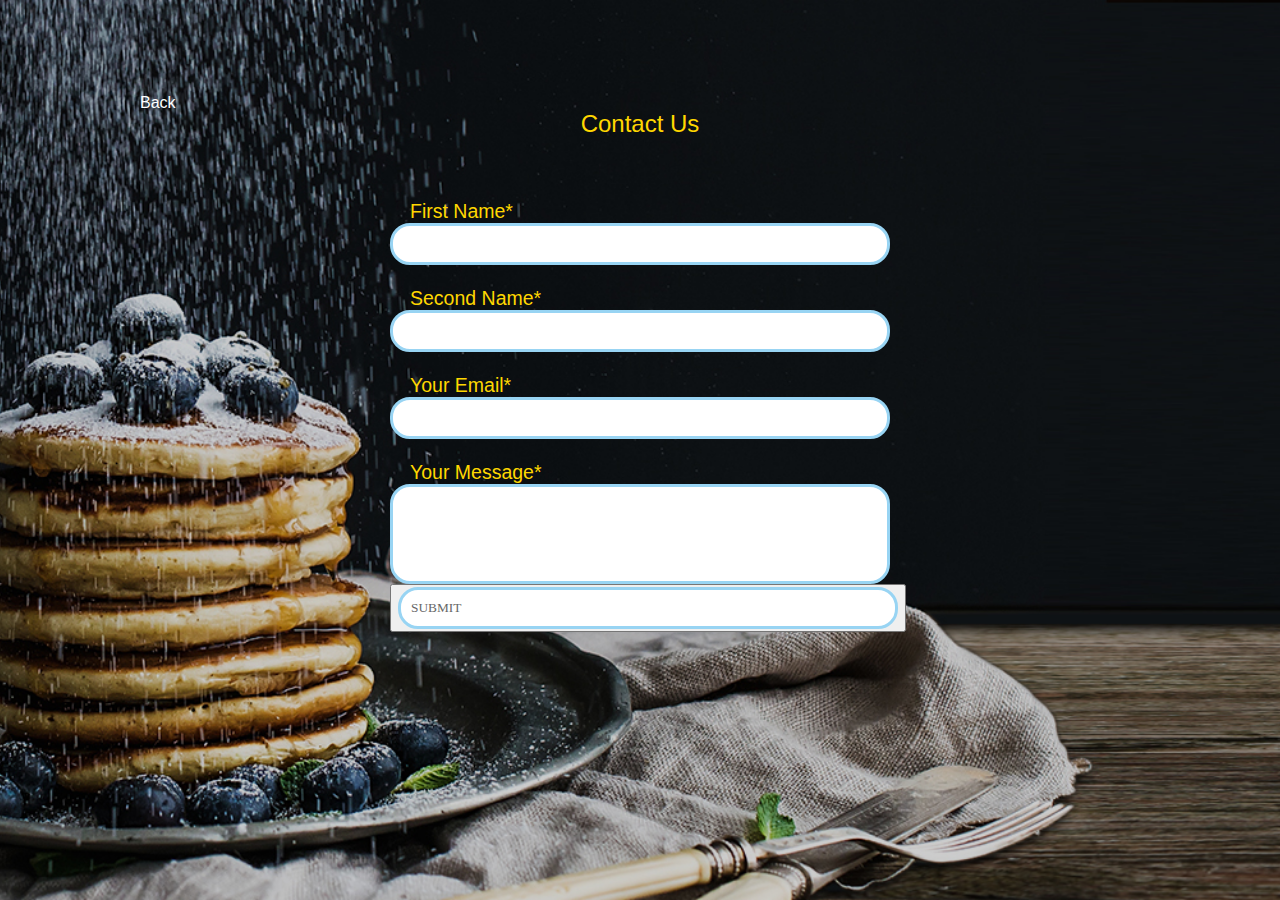
<file: contact.html>
<!DOCTYPE html>
<html>

<head>
    <link rel="stylesheet" href="contact.css">
    <title>WEBSITE</title>
</head>

<body>
    <div class="navbar">
        <a href="index.html">Back</a>

        <h2>Contact Us</h2>
        <form action="SUBMIT">
            <div id="form ">
                <form id="waterform " method="post "></form>
                <div class="form1 " id="name1 ">
                    <label for="name1 ">First Name*</label>
                    <input type="text " id="name1 " name="name1 " />
                </div>
                <div class="form2 " id="name2">
                    <label for="name2 ">Second Name*</label>
                    <input type="text " id="name2 " name="name2 " />
                </div>
                <div class="form3 " id="email ">
                    <label for="email ">Your Email*</label>
                    <input type="email " id="email " name="email " />
                </div>
                <div class="form4 " id="message ">
                    <label for="message ">Your Message*</label>
                    <textarea id="message " name="message "></textarea>
                </div>
                <button>
            <input type="submit " value="SUBMIT " /></button>
        </form>
        </div>
        <script>
            $('document').ready(function() {
                $('input[type="text"], input[type="email"], textarea').focus(function() {
                    var background = $(this).attr('id');
                    $('#' + background + '-form').addClass('form3');
                    $('#' + background + '-form').removeClass('formgroup-error');
                });
                $('input[type="text"], input[type="email"], textarea').blur(function() {
                    var background = $(this).attr('id');
                    $('#' + background + '-form').removeClass('form3');
                });
                ruth

                function findTruth(field) {
                    $(field).addClass('form4');
                    console.log(field);
                }
                $("#waterform").submit(function() {
                    var stopsubmit = true;
                    if ($('#name1').val() == "") {
                        findTruth('#name1');
                        stopsubmit = true;
                    }
                    if ($('#name2').val() == "") {
                        findTruth('#name2');
                        stopsubmit = true;
                    }
                    if ($('#email').val() == "") {
                        findTruth('#email');
                        stopsubmit = true;
                    }
                    if (stopsubmit) return false;
                });
            });
        </script>
</body>

</html>
</file>
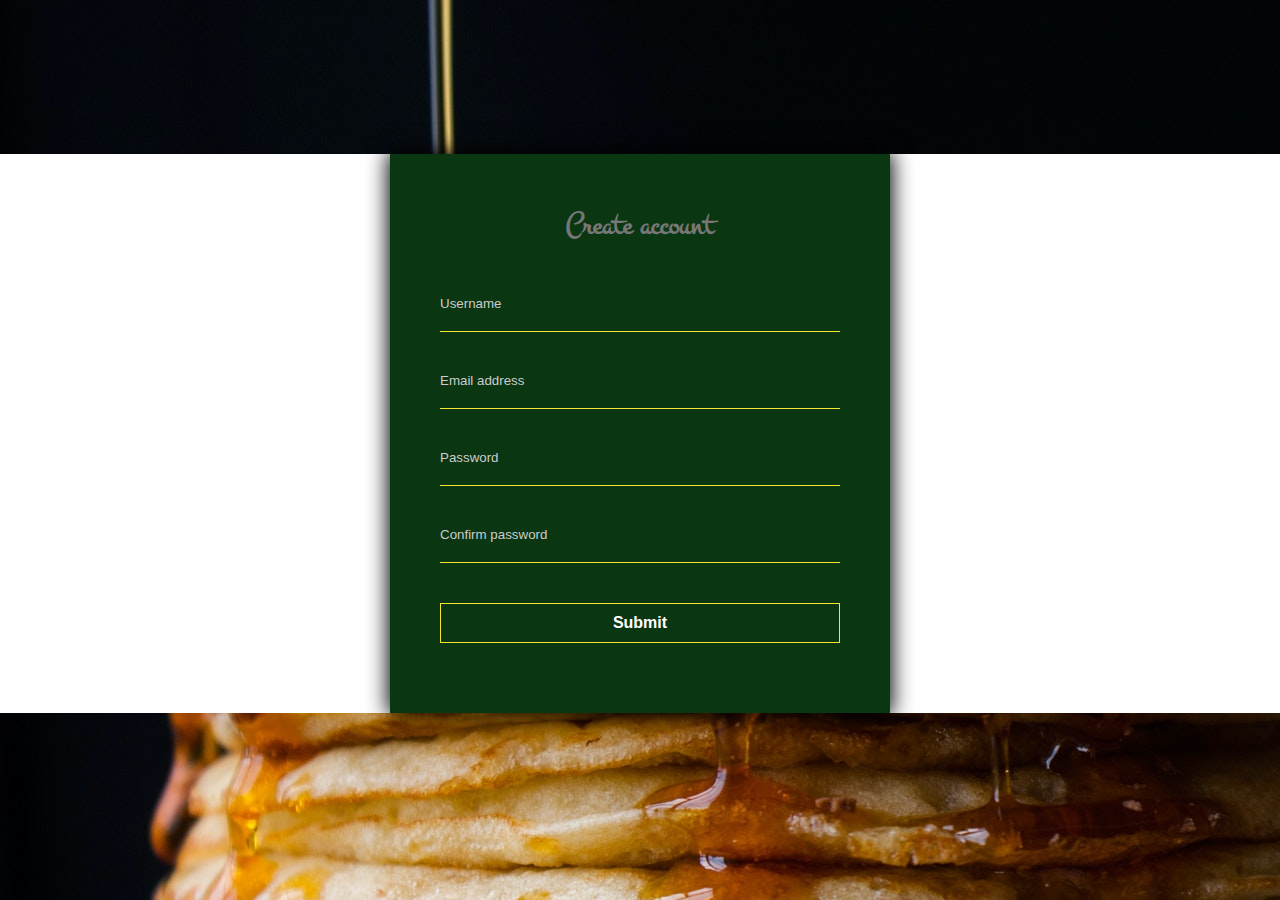
<file: create.html>
<!DOCTYPE html>
<html lang="en">

<head>
    <meta charset="UTF-8">
    <meta http-equiv="X-UA-Compatible" content="IE=edge">
    <meta name="viewport" content="width=device-width, initial-scale=1.0">
    <title>Create account</title>
    <link rel="stylesheet" href="foodweb.css">
</head>

<body>
    <div class="container">
        <form class="form" id="createForm">
            <h1>Create account</h1>
            <div class="form-control">
                <input type="text" placeholder="Username" id="username">
                <div id="uError">Error message</div>
            </div>
            <div class="form-control">
                <input type="text" placeholder="Email address" id="email">
                <div id="eError">Error message</div>
            </div>
            <div class="form-control">
                <input type="text" placeholder="Password" id="password">
                <div id="pError">Error message</div>
            </div>
            <div class="form-control">
                <input type="text" placeholder="Confirm password" id="password2">
                <div id="passError">Error message</div>
            </div>
            <button type="btn" class="btnCreate" id="submit">Submit</button>

        </form>
    </div>
    <script>
        const username = document.getElementById("username").value
        const email = document.getElementById("email").value
        const password = document.getElementById("password").value
        const password2 = document.getElementById("password2").value
        var usernameError = document.getElementById(uError);
        var emailError = document.getElementById(eError);
        var passError = document.getElementById(pError)
        var confirmError = document.getElementById(passError);

        function validate() {
            if (username.value === "") {
                username.style.border = "1px solid red";
                emailError.style.display
                email.focus();
                return false;
            } else {

            }
            if (email.value === "") {
                email.style.border = "1px solid red";
                emailError.style.display
                email.focus();
                return false;
            }
            if (password.value === "") {
                username.style.border = "1px solid red";
                pError.style.display
                password.focus();
                return false;
            } else {

            }
            if (password2.value != password) {
                username.style.border = "1px solid red";
                passError.style.display
                password2.focus();
                return false;
            } else {}

        }
        x
    </script>

</body>

</html>
</file>
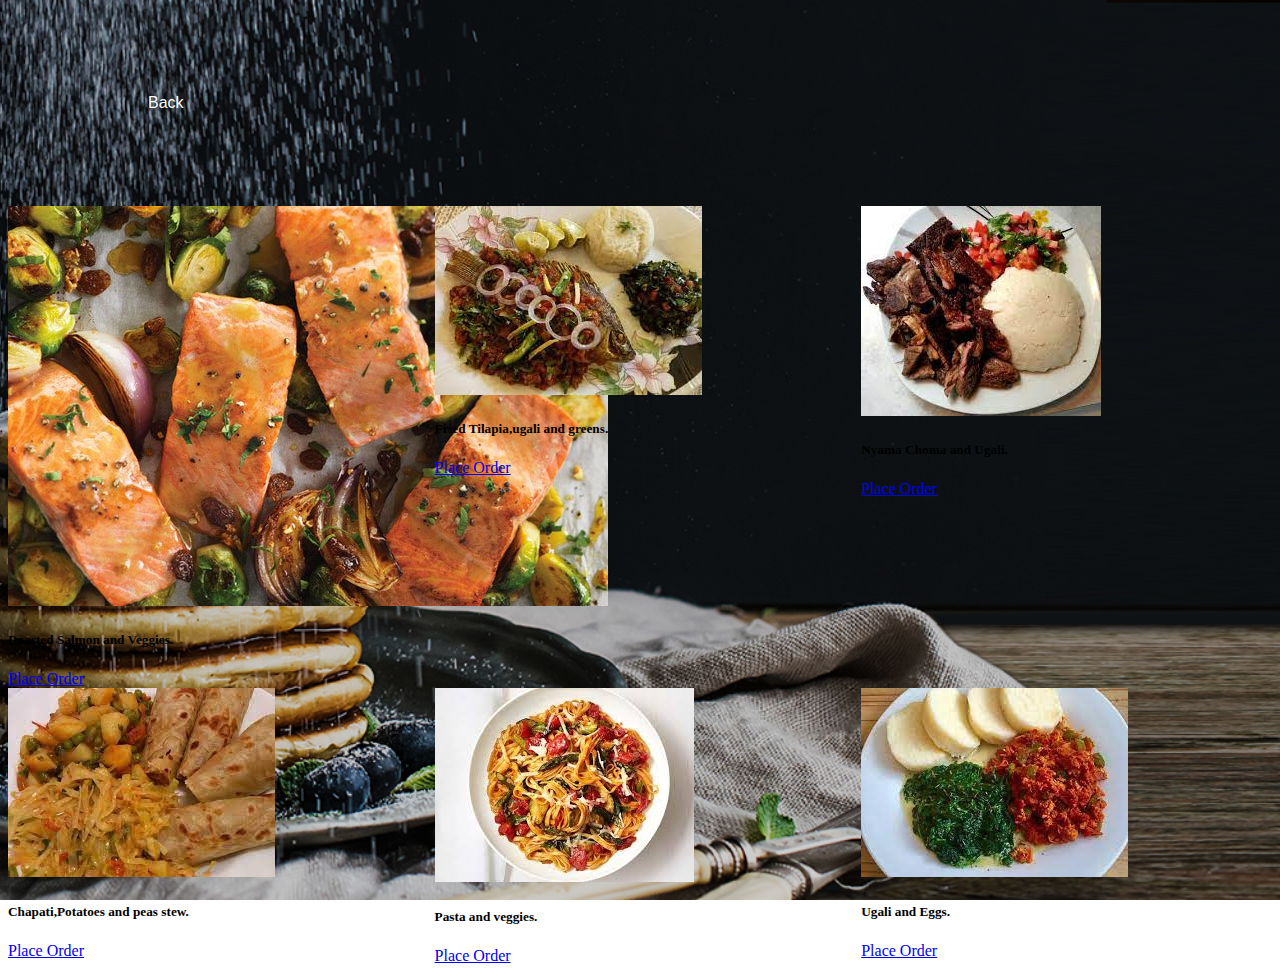
<file: drinks.html>
<!DOCTYPE html>
<html lang="en">
<head>
    <meta charset="UTF-8">
    <meta http-equiv="X-UA-Compatible" content="IE=edge">
    <meta name="viewport" content="width=device-width, initial-scale=1.0">
    <title>Document</title>
    <link rel="stylesheet" href="breakfast.css">
    <link href="https://cdn.jsdelivr.net/npm/bootstrap@5.0.2/dist/css/bootstrap.min.css" rel="stylesheet"
    integrity="sha384-EVSTQN3/azprG1Anm3QDgpJLIm9Nao0Yz1ztcQTwFspd3yD65VohhpuuCOmLASjC" crossorigin="anonymous">
    <link rel="stylesheet" href="breakfast.css">
</head>
<body>

  <div class="navbar">
    <!-- <a href="index.html">Home</a>
    <a href="special.html">Special</a> -->
    <a href="index.html">Back</a>
    <!-- <a href="about.html">About</a>
    <a href="reviews.html">Reviews</a>
    <a href="contact.html">Contacts</a> -->
  </div>

  <div class="row1">
    <div class="column">
        <div class="card" style="width: 18rem;">
            <img src="salmon.jpg" class="card-img-top" alt="...">
            <div class="card-body">
              <h5 class="card-title">Roasted Salmon and Veggies.</h5>
              <!-- <p class="card-text">This is made from dough that is deep-fried. It originated from the 
    coastal area. </p> -->
              <a href="foodweb.html" class="btn btn-primary">Place Order</a>
            </div>
          </div>
    </div>

    <div class="column">
      <div class="card" style="width: 20rem;">
          <img src="ugalifish.jpg" class="card-img-top" alt="...">
          <div class="card-body">
            <h5 class="card-title">Fried Tilapia,ugali and greens.</h5>
            <!-- <p class="card-text">It is similar to the Maandazi but it is hollow and is made from yeast. </p> -->
            <a href="foodweb.html" class="btn btn-primary">Place Order</a>
          </div>
        </div>
  </div>

    <div class="column">
      <div class="card" style="width: 20rem;">
          <img src="chomma.jpg" class="card-img-top" alt="...">
          <div class="card-body">
            <h5 class="card-title">Nyama Choma and Ugali.</h5>
            <!-- <p class="card-text"> Sweet fluffy delicious pancakes made from rice and coconut.</p> -->
            <a href="foodweb.html" class="btn btn-primary">Place Order</a>
          </div>
        </div>
  </div>
    
</div>

<div class="row2">
  <div class="column">
      <div class="card" style="width: 20rem;">
          <img src="chapstew.jpg" class="card-img-top" alt="...">
          <div class="card-body">
            <h5 class="card-title">Chapati,Potatoes and peas stew.</h5>
            <!-- <p class="card-text">They are considered healthy because they are full of fiber, healthy carbs, and vitamin A. </p> -->
            <a href="foodweb.html" class="btn btn-primary">Place Order</a>
          </div>
        </div>
  </div>

  <div class="column">
    <div class="card" style="width: 20rem;">
        <img src="pasta.jpg" class="card-img-top" alt="...">
        <div class="card-body">
          <h5 class="card-title">Pasta and veggies.</h5>
          <!-- <p class="card-text"> Healthy and rich in fiber and nutrients.
            Uji is made from a mixture of millet, sorghum, cassava, and maize flour.
          </p> -->
          <a href="foodweb.html" class="btn btn-primary">Place Order</a>
        </div>
      </div>
</div>

  <div class="column">
    <div class="card" style="width: 20rem;">
        <img src="egggs.jpg" class="card-img-top" alt="...">
        <div class="card-body">
          <h5 class="card-title">Ugali and Eggs.</h5>
          <!-- <p class="card-text"> Rolex is basically an omelet rolled up with the chapati.</p> -->
          <a href="foodweb.html" class="btn btn-primary">Place Order</a>
        </div>
      </div>
</div>
  
</div>
</body>
</html>
</file>
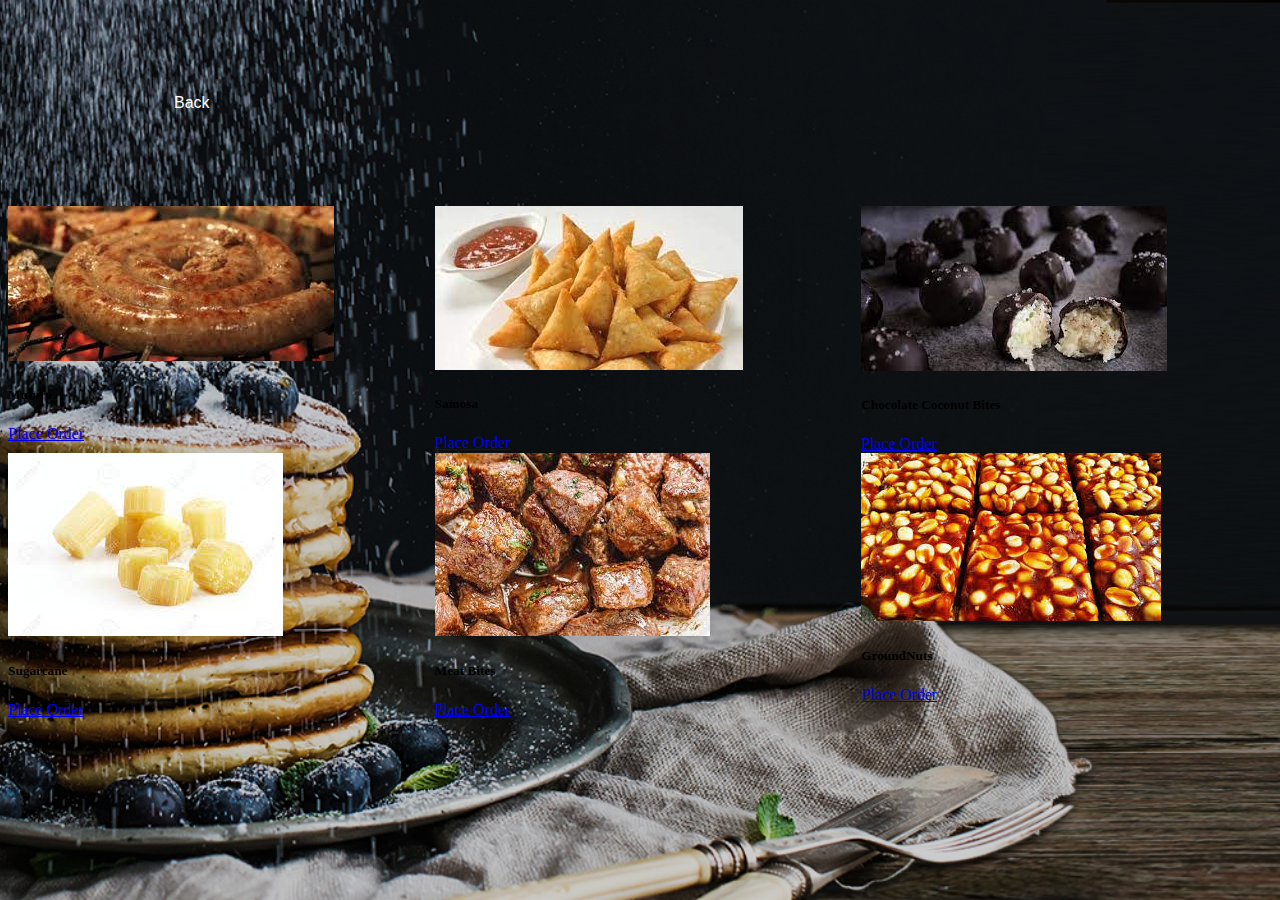
<file: junk.html>
<!DOCTYPE html>
<html lang="en">
<head>
    <meta charset="UTF-8">
    <meta http-equiv="X-UA-Compatible" content="IE=edge">
    <meta name="viewport" content="width=device-width, initial-scale=1.0">
    <title>Document</title>
    <link rel="stylesheet" href="junk.css">
    <link href="https://cdn.jsdelivr.net/npm/bootstrap@5.0.2/dist/css/bootstrap.min.css" rel="stylesheet"
    integrity="sha384-EVSTQN3/azprG1Anm3QDgpJLIm9Nao0Yz1ztcQTwFspd3yD65VohhpuuCOmLASjC" crossorigin="anonymous">
</head>
<body>

  <div class="navbar">
    <!-- <a href="index.html">Home</a>
    <a href="special.html">Special</a> -->
    <a href="index.html">Back</a>
    <!-- <a href="about.html">About</a>
    <a href="reviews.html">Reviews</a>
    <a href="contact.html">Contacts</a> -->
  </div>

  <div class="row1">
    <div class="column">
        <div class="card" style="width: 20rem;">
            <img src="mutush.jpg" class="card-img-top" alt="...">
            <div class="card-body">
              <h5 class="card-title">Mutura</h5>
              <!-- <p class="card-text">This is made from dough that is deep-fried. It originated from the 
    coastal area. </p> -->
              <a href="foodweb.html" class="btn btn-primary">Place Order</a>
            </div>
          </div>
    </div>

    <div class="column">
      <div class="card" style="width: 20rem;">
          <img src="samosa.jpg" class="card-img-top" alt="...">
          <div class="card-body">
            <h5 class="card-title">Samosa</h5>
            <!-- <p class="card-text">It is similar to the Maandazi but it is hollow and is made from yeast. </p> -->
            <a href="foodweb.html" class="btn btn-primary">Place Order</a>
          </div>
        </div>
  </div>

    <div class="column">
      <div class="card" style="width: 20rem;">
          <img src="coconut.jpg" class="card-img-top" alt="...">
          <div class="card-body">
            <h5 class="card-title">Chocolate Coconut Bites</h5>
            <!-- <p class="card-text"> Sweet fluffy delicious pancakes made from rice and coconut.</p> -->
            <a href="foodweb.html" class="btn btn-primary">Place Order</a>
          </div>
        </div>
  </div>
    
</div>

<div class="row2">
  <div class="column">
      <div class="card" style="width: 20rem;">
          <img src="sugar.jpg" class="card-img-top" alt="...">
          <div class="card-body">
            <h5 class="card-title">Sugarcane</h5>
            <!-- <p class="card-text">They are considered healthy because they are full of fiber, healthy carbs, and vitamin A. </p> -->
            <a href="foodweb.html" class="btn btn-primary">Place Order</a>
          </div>
        </div>
  </div>

  <div class="column">
    <div class="card" style="width: 20rem;">
        <img src="meat.jpg" class="card-img-top" alt="...">
        <div class="card-body">
          <h5 class="card-title">Meat Bites</h5>
          <!-- <p class="card-text"> Healthy and rich in fiber and nutrients.
            Uji is made from a mixture of millet, sorghum, cassava, and maize flour.
          </p> -->
          <a href="foodweb.html" class="btn btn-primary">Place Order</a>
        </div>
      </div>
</div>

  <div class="column">
    <div class="card" style="width: 20rem;">
        <img src="nuts.jpg" class="card-img-top" alt="...">
        <div class="card-body">
          <h5 class="card-title">GroundNuts</h5>
          <!-- <p class="card-text"> Rolex is basically an omelet rolled up with the chapati.</p> -->
          <a href="foodweb.html" class="btn btn-primary">Place Order</a>
        </div>
      </div>
</div>
  
</div>
</body>
</html>
</file>
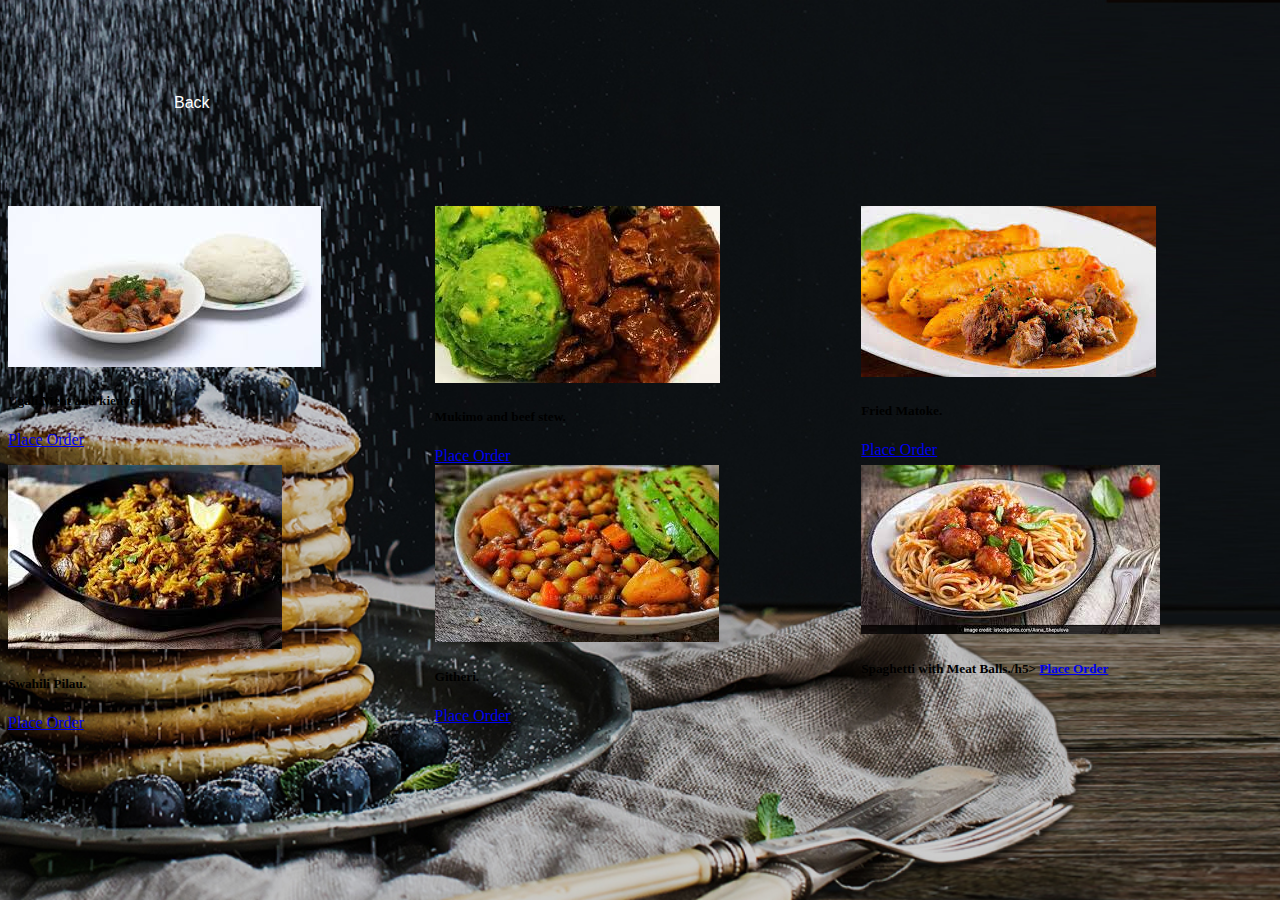
<file: midday.html>
<!DOCTYPE html>
<html lang="en">

<head>
  <meta charset="UTF-8">
  <meta http-equiv="X-UA-Compatible" content="IE=edge">
  <meta name="viewport" content="width=device-width, initial-scale=1.0">
  <title>Document</title>
  <link rel="stylesheet" href="midday.css">
  <link href="https://cdn.jsdelivr.net/npm/bootstrap@5.0.2/dist/css/bootstrap.min.css" rel="stylesheet"
    integrity="sha384-EVSTQN3/azprG1Anm3QDgpJLIm9Nao0Yz1ztcQTwFspd3yD65VohhpuuCOmLASjC" crossorigin="anonymous">
</head>

<body>

  <div class="navbar">
    <!-- <a href="index.html">Home</a>
    <a href="special.html">Special</a> -->
    <a href="index.html">Back</a>
    <!-- <a href="about.html">About</a>
    <a href="reviews.html">Reviews</a>
    <a href="contact.html">Contacts</a> -->
  </div>

  <div class="row1">
    <div class="column">
      <div class="card" style="width: 20rem;">
        <img src="ugali.jpg" class="card-img-top" alt="...">
        <div class="card-body">
          <h5 class="card-title">Ugali,Meat and kienyeji</h5>
          <!-- <p class="card-text">A common delicacy in every home. Simply nutritious. </p> -->
          <a href="foodweb.html" class="btn btn-primary">Place Order</a>
        </div>
      </div>
    </div>

    <div class="column">
      <div class="card" style="width: 20rem;">
        <img src="mukimo.jpg" class="card-img-top" alt="...">
        <div class="card-body">
          <h5 class="card-title">Mukimo and beef stew.</h5>
          <!-- <p class="card-text">It is similar to the Maandazi but it is hollow and is made from yeast. </p> -->
          <a href="foodweb.html" class="btn btn-primary">Place Order</a>
        </div>
      </div>
    </div>

    <div class="column">
      <div class="card" style="width: 20rem;">
        <img src="matoke.jpg" class="card-img-top" alt="...">
        <div class="card-body">
          <h5 class="card-title">Fried Matoke.</h5>
          <!-- <p class="card-text"> Sweet fluffy delicious pancakes made from rice and coconut.</p> -->
          <a href="foodweb.html" class="btn btn-primary">Place Order</a>
        </div>
      </div>
    </div>

  </div>

  <div class="row2">
    <div class="column">
      <div class="card" style="width: 20rem;">
        <img src="pilauu.jpg" class="card-img-top" alt="...">
        <div class="card-body">
          <h5 class="card-title">Swahili Pilau.</h5>
          <!-- <p class="card-text">They are considered healthy because they are full of fiber, healthy carbs, and vitamin A.
          </p> -->
          <a href="foodweb.html" class="btn btn-primary">Place Order</a>
        </div>
      </div>
    </div>

    <div class="column">
      <div class="card" style="width: 20rem;">
        <img src="githeri.jpg" class="card-img-top" alt="...">
        <div class="card-body">
          <h5 class="card-title">Githeri.</h5>
          <!-- <p class="card-text"> Healthy and rich in fiber and nutrients.
            Uji is made from a mixture of millet, sorghum, cassava, and maize flour.
          </p> -->
          <a href="foodweb.html" class="btn btn-primary">Place Order</a>
        </div>
      </div>
    </div>

    <div class="column">
      <div class="card" style="width: 20rem;">
        <img src="spaghetti.jpg" class="card-img-top" alt="...">
        <div class="card-body">
          <h5 class="card-title">Spaghetti with Meat Balls./h5>
            <!-- <p class="card-text"> Rolex is basically an omelet rolled up with the chapati.</p> -->
            <a href="foodweb.html" class="btn btn-primary">Place Order</a>
        </div>
      </div>
    </div>

  </div>
</body>

</html>
</file>
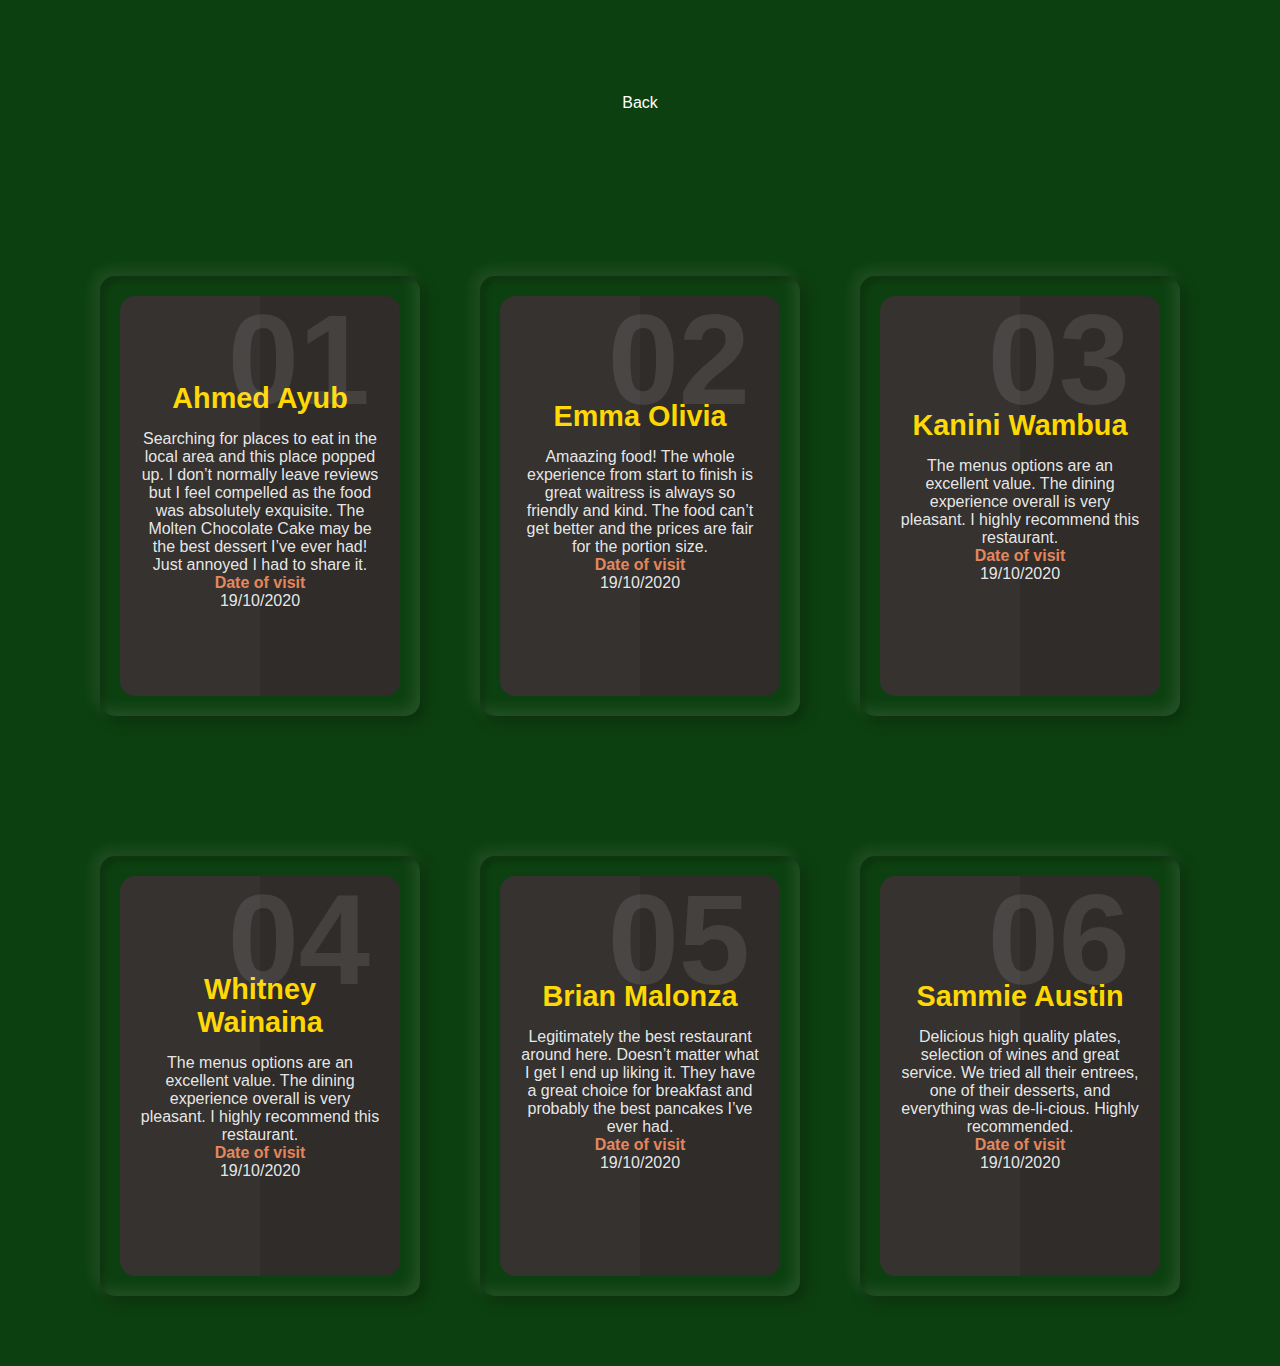
<file: reviews.html>
<!DOCTYPE html>
<html lang="en">
<head>
    <meta charset="UTF-8">
    <meta http-equiv="X-UA-Compatible" content="IE=edge">
    <meta name="viewport" content="width=device-width, initial-scale=1.0">
    <link rel="stylesheet" href="reviews.css">
    <link href="https://cdn.jsdelivr.net/npm/bootstrap@5.0.2/dist/css/bootstrap.min.css" rel="stylesheet"
    integrity="sha384-EVSTQN3/azprG1Anm3QDgpJLIm9Nao0Yz1ztcQTwFspd3yD65VohhpuuCOmLASjC" crossorigin="anonymous">
    <title>Reviews</title>
</head>
<body style="background-color:#0D4010;">

  <div class="navbar">
    <a href="index.html">Back</a>
    <!-- <a href="#section2">Special</a>
    <a href="#three">Menu</a>
    <a href="#section4">About</a>
    <a href="reviews.html">Reviews</a>
    <a href="contact.html">Contact</a>
    <a href="contact.html">Contacts</a> -->
  </div>
    <div id="Reviews">
        <div class="container">
          <div class="card">
            <div class="box">
              <div class="content">
                <h2>01</h2>
                <h3>Ahmed Ayub</h3>
                <p>Searching for places to eat in the local area and this place popped up. 
                  I don’t normally leave reviews but I feel compelled as the food was absolutely exquisite. 
                  The Molten Chocolate Cake may be the best dessert I’ve ever had! Just annoyed I had to share it.
                </p>
                <h4>Date of visit</h4>
                <p>19/10/2020</p>
              </div>
            </div>
          </div>
    
          <div class="card">
            <div class="box">
              <div class="content">
                <h2>02</h2>
                <h3>Emma Olivia</h3>
                <p>Amaazing food! The whole experience from start to finish is great waitress is always 
                  so friendly and kind. The food can’t get better and the prices are fair for the portion
                   size.
                </p>
                <h4>Date of visit</h4>
                <p>19/10/2020</p>
              </div>
            </div>
          </div>
    
          <div class="card">
            <div class="box">
              <div class="content">
                <h2>03</h2>
                <h3>Kanini Wambua</h3>
                <p> The menus options are an excellent value. 
                  The dining experience overall is very pleasant. I highly recommend this restaurant.
                </p>
                <h4>Date of visit</h4>
                <p>19/10/2020</p>
              </div>
            </div>
          </div>
        </div>
      </div>
      <div id="Reviews">
        <div class="container">
          <div class="card">
            <div class="box">
              <div class="content">
                <h2>04</h2>
                <h3>Whitney Wainaina</h3>
                <p>The menus options are an excellent value.
                     The dining experience overall is very pleasant. 
                     I highly recommend this restaurant.
                </p>
                <h4>Date of visit</h4>
                <p>19/10/2020</p>
              </div>
            </div>
          </div>
    
          <div class="card">
            <div class="box">
              <div class="content">
                <h2>05</h2>
                <h3>Brian Malonza</h3>
                <p>Legitimately the best restaurant around here. Doesn’t matter what I get I end up liking it.
                    They have a great choice for breakfast and probably the best pancakes I’ve ever had.
                </p>
                <h4>Date of visit</h4>
                <p>19/10/2020</p>
              </div>
            </div>
          </div>
    
          <div class="card">
            <div class="box">
              <div class="content">
                <h2>06</h2>
                <h3>Sammie Austin</h3>
                <p> Delicious high quality plates, selection of wines and great service.
                    We tried all their entrees, one of their desserts, and everything 
                    was de-li-cious. Highly recommended.
                </p>
                <h4>Date of visit</h4>
                <p>19/10/2020</p>
             </div>
            </div>
          </div>
        </div>
      </div>
</body>
</html>
</file>
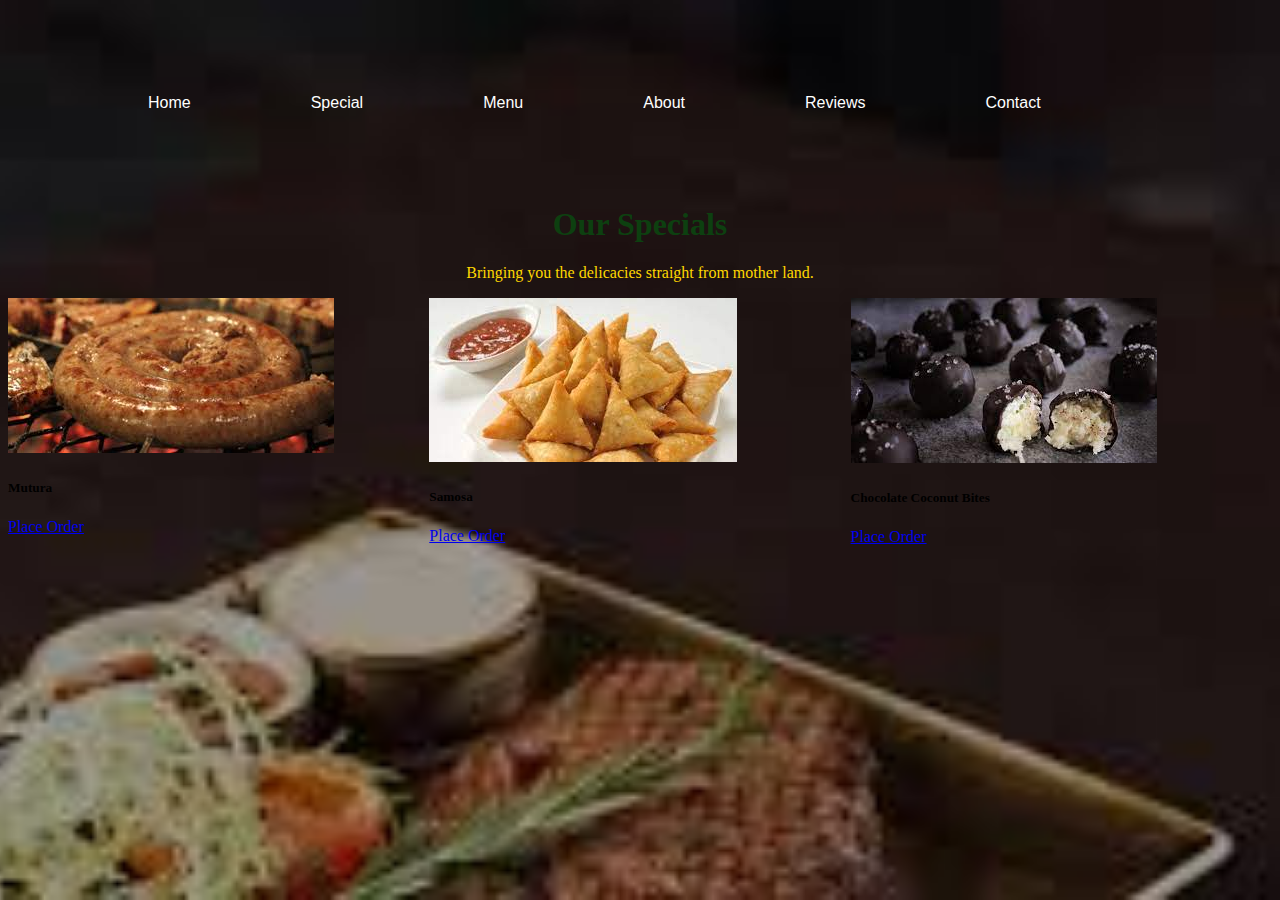
<file: special.html>
<!DOCTYPE html>
<html lang="en">
<head>
    <meta charset="UTF-8">
    <meta http-equiv="X-UA-Compatible" content="IE=edge">
    <meta name="viewport" content="width=device-width, initial-scale=1.0">
    <link href="https://cdn.jsdelivr.net/npm/bootstrap@5.0.2/dist/css/bootstrap.min.css" rel="stylesheet"
    integrity="sha384-EVSTQN3/azprG1Anm3QDgpJLIm9Nao0Yz1ztcQTwFspd3yD65VohhpuuCOmLASjC" crossorigin="anonymous">
    <link rel="stylesheet" href="special.css">
    <title>Document</title>
</head>
<body>
    <div class="navbar">
        <a href="index.html">Home</a>
        <a href="special.html">Special</a>
        <a href="menu.html">Menu</a>
        <a href="about.html">About</a>
        <a href="reviews.html">Reviews</a>
        <a href="contact.html">Contact</a>
        <!-- <a href="contact.html">Contacts</a> -->
      </div>


      <h1>Our Specials</h1>
      <p>Bringing you the delicacies straight from mother land.</p>
      <div class="row1">
        <div class="column">
            <div class="card" style="width: 20rem;">
                <img src="mutush.jpg" class="card-img-top" alt="...">
                <div class="card-body">
                  <h5 class="card-title">Mutura</h5>
                  <!-- <p class="card-text">This is made from dough that is deep-fried. It originated from the 
        coastal area. </p> -->
                  <a href="foodweb.html" class="btn btn-primary">Place Order</a>
                </div>
              </div>
        </div>
        <div class="column">
          <div class="card" style="width: 20rem;">
              <img src="samosa.jpg" class="card-img-top" alt="...">
              <div class="card-body">
                <h5 class="card-title">Samosa</h5>
                <!-- <p class="card-text">It is similar to the Maandazi but it is hollow and is made from yeast. </p> -->
                <a href="foodweb.html" class="btn btn-primary">Place Order</a>
              </div>
            </div>
      </div>
        <div class="column">
          <div class="card" style="width: 20rem;">
              <img src="coconut.jpg" class="card-img-top" alt="...">
              <div class="card-body">
                <h5 class="card-title">Chocolate Coconut Bites</h5>
                <!-- <p class="card-text"> Sweet fluffy delicious pancakes made from rice and coconut.</p> -->
                <a href="foodweb.html" class="btn btn-primary">Place Order</a>
              </div>
            </div>
      </div>
    </div>
     
</body>
</html>
</file>
<file: contact.css>
body {
    height: 100%;
    padding: 0;
    margin: 0;
    font-family: 'Sniglet', cursive;
    background: url(pancakessss.jpg)no-repeat center fixed;
    background-size: cover;
    position: relative;
    width: 100%;
}

h2 {
    font-weight: normal;
    /* font-size: 4em; */
    font-family: 'Raleway', sans-serif;
    margin: 0 auto;
    margin-top: 30px;
    width: 500px;
    color: gold;
    text-align: center;
}

.navbar {
    overflow: hidden;
    font-family: Arial;
    padding: 0px;
    margin: 80px;
}


/* Links inside the navbar */

.navbar a {
    float: left;
    font-size: 16px;
    color: white;
    text-align: center;
    padding: 14px 60px;
    text-decoration: none;
}


/* Animation webkit */

@-webkit-keyframes myfirst {
    0% {
        margin-left: -235px
    }
    90% {
        margin-left: 100%;
    }
    100% {
        margin-left: 100%;
    }
}


/* Animation */

@keyframes myfirst {
    0% {
        margin-left: -235px
    }
    70% {
        margin-left: 100%;
    }
    100% {
        margin-left: 100%;
    }
}

h1 {
    height: 160px;
    background: url('http://www.geertjanhendriks.nl/codepen/form/golf.png') repeat-x bottom;
}

#form {
    height: 100%;
    background-color: #98D4F3;
    overflow: hidden;
    position: relative;
}

form {
    margin: 0 auto;
    width: 500px;
    padding-top: 40px;
    color: gold;
    position: relative;
}

label,
input,
textarea {
    display: block;
}

input,
textarea {
    width: 500px;
    border: none;
    border-radius: 20px;
    outline: none;
    padding: 10px;
    font-family: 'Sniglet', cursive;
    font-size: 1em;
    color: #676767;
    transition: border 0.5s;
    -webkit-transition: border 0.5s;
    -moz-transition: border 0.5s;
    -o-transition: border 0.5s;
    border: solid 3px #98D4F3;
    -webkit-box-sizing: border-box;
    -moz-box-sizing: border-box;
    box-sizing: border-box;
}

input:focus,
textarea:focus {
    border: solid 3px #77BDE0;
}

textarea {
    height: 100px;
    resize: none;
    overflow: auto;
}

input[type="submit"] {
    background-color: gold;
    color: rgb(245, 222, 18);
    height: 50px;
    cursor: pointer;
    margin-top: 30px;
    font-size: 1.29em;
    font-family: 'Sniglet', cursive;
    /* -webkit-transition: background-color 0.5s;
    -moz-transition: background-color 0.5s;
    -o-transition: background-color 0.5s;
    transition: background-color 0.5s; */
}

input[type="submit"]:hover {
    background-color: #E58F0E;
}

label {
    font-size: 1.5em;
    margin-top: 20px;
    padding-left: 20px;
}

.form1,
.form2,
.form3,
.form4 {
    font-size: small;
    background-repeat: no-repeat;
    background-position: right bottom;
    background-size: 10.5%;
    transition: background-image 0.7s;
    -webkit-transition: background-image 0.7s;
    -moz-transition: background-image 0.7s;
    -o-transition: background-image 0.7s;
    width: 566px;
    padding-top: 2px;
}

.form1 {
    background-image: url('http://www.geertjanhendriks.nl/codepen/form/pixel.gif');
    color: gold;
}

.form2 {
    background-image: url('http://www.geertjanhendriks.nl/codepen/form/pixel.gif');
    color: gold;
}

.form3 {
    background-image: url('http://www.geertjanhendriks.nl/codepen/form/octo.png');
    color: gold;
}

.form4 {
    background-image: url('http://www.geertjanhendriks.nl/codepen/form/octo-error.png');
    color: gold;
}
</file>
<file: foodweb.css>
@import url('https://fonts.googleapis.com/css2?family=Montez&display=swap');

.navbar {
    overflow: hidden;
    font-family: Arial;
    padding: 0px;
    margin: 80px;
  }
  /* Links inside the navbar */
  .navbar a {
    float: left;
    font-size: 16px;
    color: white;
    text-align: center;
    padding: 14px 60px;
    text-decoration: none;
  }

*{
    margin: 0;
    padding: 0;
}
body{
    background-color: black;
    font-family: sans-serif;
    background-image: url(pancakes.jpg);
}
.form{
    width: 500px;
    background: rgba(10,54,17);
    margin: 12% auto;
    padding: 50px 0;
    font-family: monospace;
    box-shadow: 0 0 20px 2px; 
}
h1{
    text-align: center;
    margin-bottom: 40px;
    font-family: 'Montez', cursive;
    color: #777777;
}
.input-box{
    margin: 31px auto;
    width: 80%;
    border-bottom: 1px solid rgb(243, 230, 53);
    padding-top: 10px;
    padding-bottom: 5px;
}
.input-box input{
    width: 90%;
    border: none;
    outline: none;
    background: transparent;
    color: #fff;
}
::placeholder{
    color: #ccc;
}
.fa{
    margin-right: 10px;
}
.eye{
    position: absolute;
}
#hide1{
    display: none;
}
.btnLog{
    margin: 40px auto 20px;
    width: 80%;
    display: block;
    outline: none;
    padding: 10px 0;
    border: 1px  solid rgb(243, 230, 53);
    cursor: pointer;
    background: transparent;
    color: #fff; 
    font-size: 16px;
}
.container{
    background: #fff;
}
.form-control{
    margin: 31px auto;
    width: 80%;
    border-bottom: 1px solid rgb(243, 230, 53);
    padding-top: 10px;
    padding-bottom: 5px;
}
.form-control input{
    width: 90%;
    border: none;
    outline: none;
    background: transparent;
    color: #fff;
}
.btnCreate{
    margin: 40px auto 20px;
    width: 80%;
    display: block;
    outline: none;
    padding: 10px 0;
    border: 1px  solid rgb(243, 230, 53);
    cursor: pointer;
    background: transparent;
    color: #fff; 
    font-size: 16px;
    font-weight: bold;
}
#uError{
    visibility: hidden;
    color: red;
}
#eError{
    visibility: hidden;
    color: red;
}
#pError{
    visibility: hidden;
    color: red;
}
#passError{
    visibility: hidden;
    color: red;
}
</file>
<file: breakfast.css>
.navbar {
  overflow: hidden;
  font-family: Arial;
  padding: 0px;
  margin: 80px;
}
/* Links inside the navbar */
.navbar a {
  float: left;
  font-size: 16px;
  color: white;
  text-align: center;
  padding: 14px 60px;
  text-decoration: none;
}

.column {
    float: left;
    width: 33.33%;
  }
  /* Clear floats after the columns */
  .row1:after {
    content: "";
    display: table;
    clear: both;
  }
  .column {
    float: left;
    width: 33.33%;
  }

  body{
    background: url(pancakessss.jpg)no-repeat center fixed; 
  background-size: cover;
  position: relative;
  width: 100%;
}
  /* Clear floats after the columns */
  .row2:after {
    content: "";
    display: table;
    clear: both;
  }
</file>
<file: junk.css>
.column {
    float: left;
    width: 33.33%;
  }
  /* Clear floats after the columns */
  .row1:after {
    content: "";
    display: table;
    clear: both;
  }
  .column {
    float: left;
    width: 33.33%;
  }
  /* Clear floats after the columns */
  .row2:after {
    content: "";
    display: table;
    clear: both;
  }
  .navbar {
    overflow: hidden;
    font-family: Arial;
    padding: 0px;
    margin: 80px;
  }
  /* Links inside the navbar */
  .navbar a {
    float: left;
    font-size: 16px;
    color: white;
    text-align: center;
    padding: 14px 86px;
    text-decoration: none;
  }

  body{
    background: url(pancakessss.jpg)no-repeat center fixed; 
  background-size: cover;
  position: relative;
  width: 100%;
}
</file>
<file: midday.css>
.column {
    float: left;
    width: 33.33%;
  }
  /* Clear floats after the columns */
  .row1:after {
    content: "";
    display: table;
    clear: both;
  }
  .column {
    float: left;
    width: 33.33%;
  }
  /* Clear floats after the columns */
  .row2:after {
    content: "";
    display: table;
    clear: both;
  }
  .navbar {
    overflow: hidden;
    font-family: Arial;
    padding: 0px;
    margin: 80px;
  }
  /* Links inside the navbar */
  .navbar a {
    float: left;
    font-size: 16px;
    color: white;
    text-align: center;
    padding: 14px 86px;
    text-decoration: none;
  }

  body{
    background: url(pancakessss.jpg)no-repeat center fixed; 
  background-size: cover;
  position: relative;
  width: 100%;
}
</file>
<file: reviews.css>
.navbar {
  overflow: hidden;
  font-family: Arial;
  padding: 0px;
  margin: 80px;
}
/* Links inside the navbar */
.navbar a {
  float: left;
  font-size: 16px;
  color: white;
  text-align: center;
  padding: 14px 60px;
  text-decoration: none;
}

@import url("https://fonts.googleapis.com/css2?family=Poppins:wght@300;400;500;700;800&display=swap");
* {
  margin: 0;
  padding: 0;
  box-sizing: border-box;
  font-family: "Poppins", sans-serif;
}

body {
  display: flex;
  justify-content: center;
  align-items: center;
  flex-wrap: wrap;
  min-height: 100vh;
  background: #e48559;
}

body .container {
  display: flex;
  justify-content: center;
  align-items: center;
  flex-wrap: wrap;
  max-width: 1200px;
  margin: 40px 0;
  color:#e48559;
}

body .container .card {
  position: relative;
  min-width: 320px;
  height: 440px;
  box-shadow: inset 5px 5px 5px rgba(0, 0, 0, 0.2),
    inset -5px -5px 15px rgba(255, 255, 255, 0.1),
    5px 5px 15px rgba(0, 0, 0, 0.3), -5px -5px 15px rgba(255, 255, 255, 0.1);
  border-radius: 15px;
  margin: 30px;
  transition: 0.5s;
}

/* body .container .card:nth-child(1) .box .content a {
  background: #2196f3;
}

body .container .card:nth-child(2) .box .content a {
  background: #e91e63;
}

body .container .card:nth-child(3) .box .content a {
  background: #23c186;
} */

body .container .card .box {
  position: absolute;
  top: 20px;
  left: 20px;
  right: 20px;
  bottom: 20px;
  background: #2f2c2a;
  border-radius: 15px;
  display: flex;
  justify-content: center;
  align-items: center;
  overflow: hidden;
  transition: 0.5s;
}

body .container .card .box:hover {
  transform: translateY(-50px);
}

body .container .card .box:before {
  content: "";
  position: absolute;
  top: 0;
  left: 0;
  width: 50%;
  height: 100%;
  background: rgba(255, 255, 255, 0.03);
}

body .container .card .box .content {
  padding: 20px;
  text-align: center;
}

body .container .card .box .content h2 {
  position: absolute;
  top: -10px;
  right: 30px;
  font-size: 8rem;
  color: rgba(255, 255, 255, 0.1);
}

body .container .card .box .content h3 {
  font-size: 1.8rem;
  color: gold;
  z-index: 1;
  transition: 0.5s;
  margin-bottom: 15px;
}

body .container .card .box .content p {
  font-size: 1rem;
  font-weight: 300;
  color: rgba(255, 255, 255, 0.9);
  z-index: 1;
  transition: 0.5s;
}

body .container .card .box .content a {
  position: relative;
  display: inline-block;
  padding: 8px 20px;
  background: black;
  border-radius: 5px;
  text-decoration: none;
  color: white;
  margin-top: 20px;
  box-shadow: 0 10px 20px rgba(0, 0, 0, 0.2);
  transition: 0.5s;
} 
/* body .container .card .box .content a:hover {
  box-shadow: 0 10px 20px rgba(0, 0, 0, 0.6);
  background: rgb(221, 195, 195);
  color: #000;
}
</file>
<file: special.css>
p { 
  text-align: center;
  color: gold;
 }
h1 { 
  text-align: center;
  color: #0D4010;
  
}
body{
  background: url(speciaal.jpg)no-repeat center fixed;     
  background-size: cover;
  position: relative;
}
  .navbar {
    overflow: hidden;
    font-family: Arial;
    padding: 0px;
    margin: 80px;
  }
  /* Links inside the navbar */
  .navbar a {
    float: left;
    font-size: 16px;
    color: white;
    text-align: center;
    padding: 14px 60px;
    text-decoration: none;
  }
  
  .column {
      float: left;
      width: 33.33%;
    }
    /* Clear floats after the columns */
    .row1:after {
      content: "";
      display: table;
      clear: both;
    }
    .column {
      float: left;
      width: 33.33%;
    }
    /* Clear floats after the columns */
    .row2:after {
      content: "";
      display: table;
      clear: both;
    }
</file>
